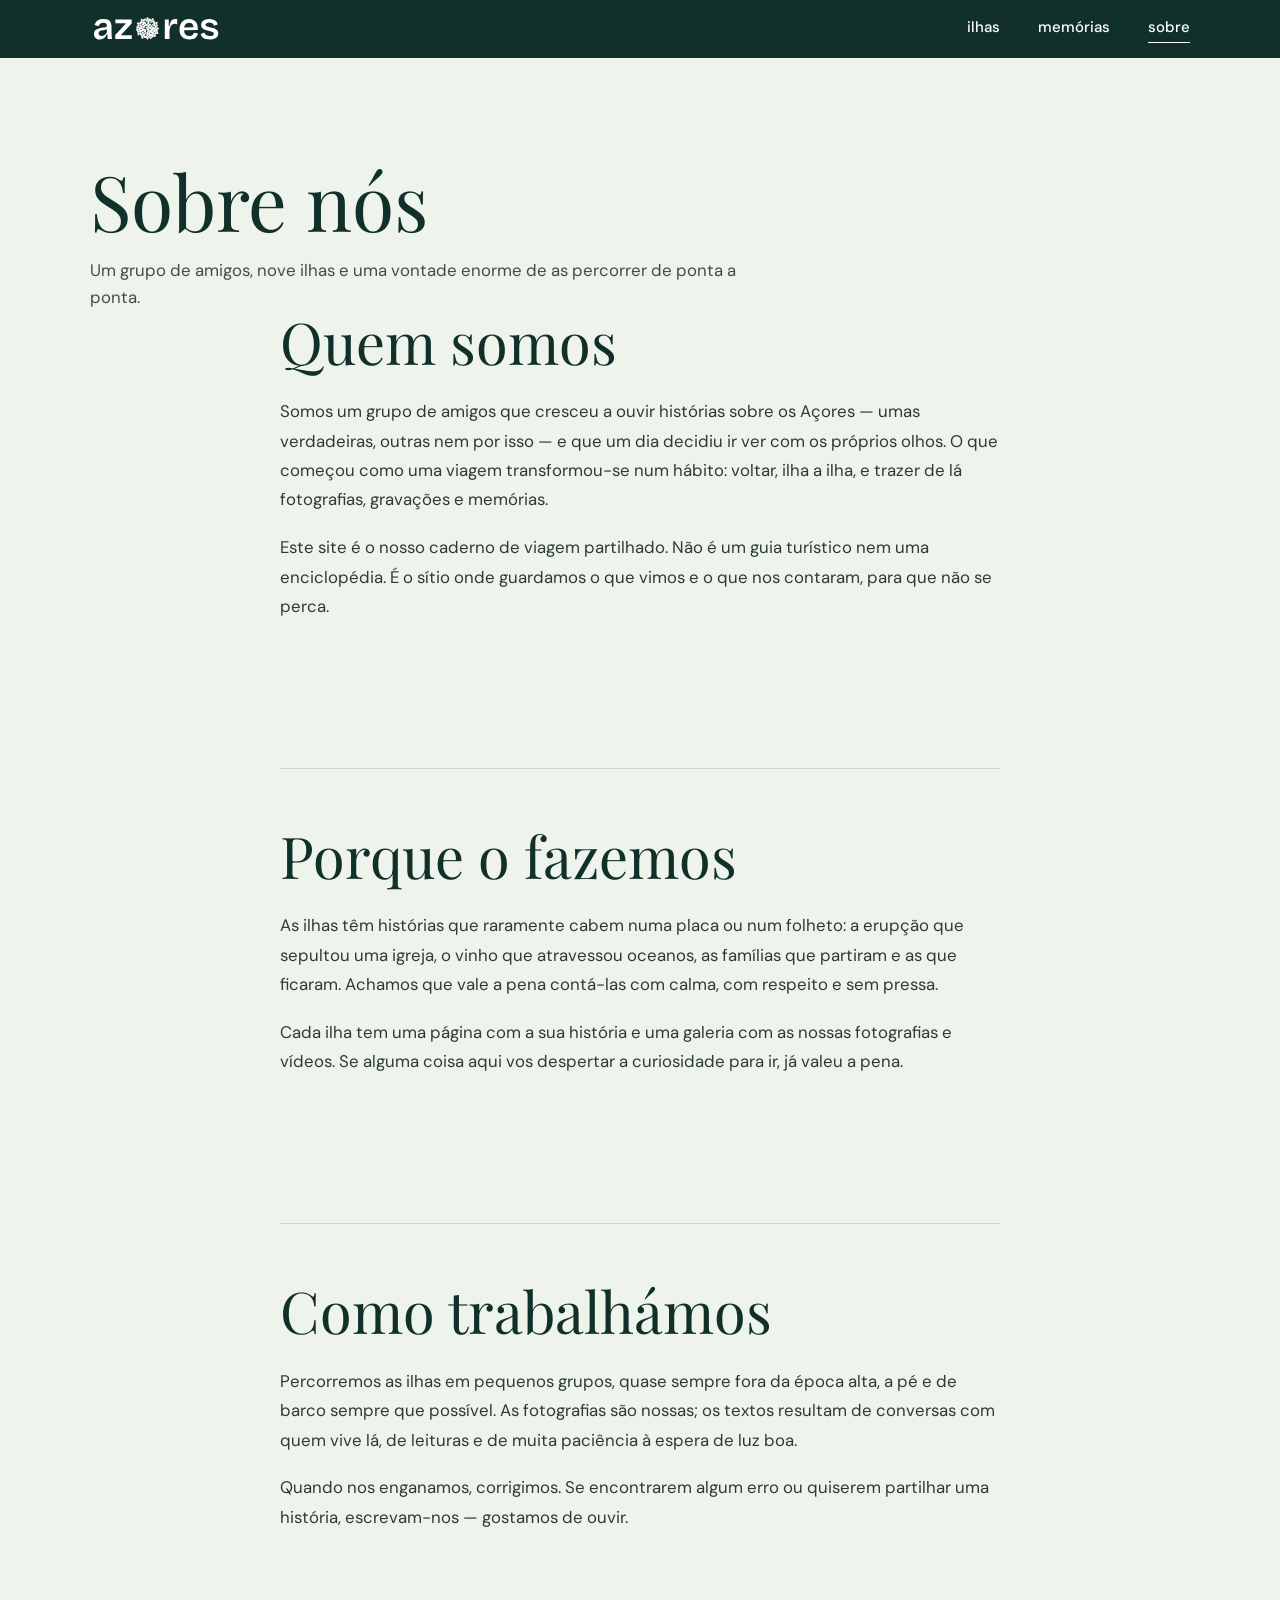
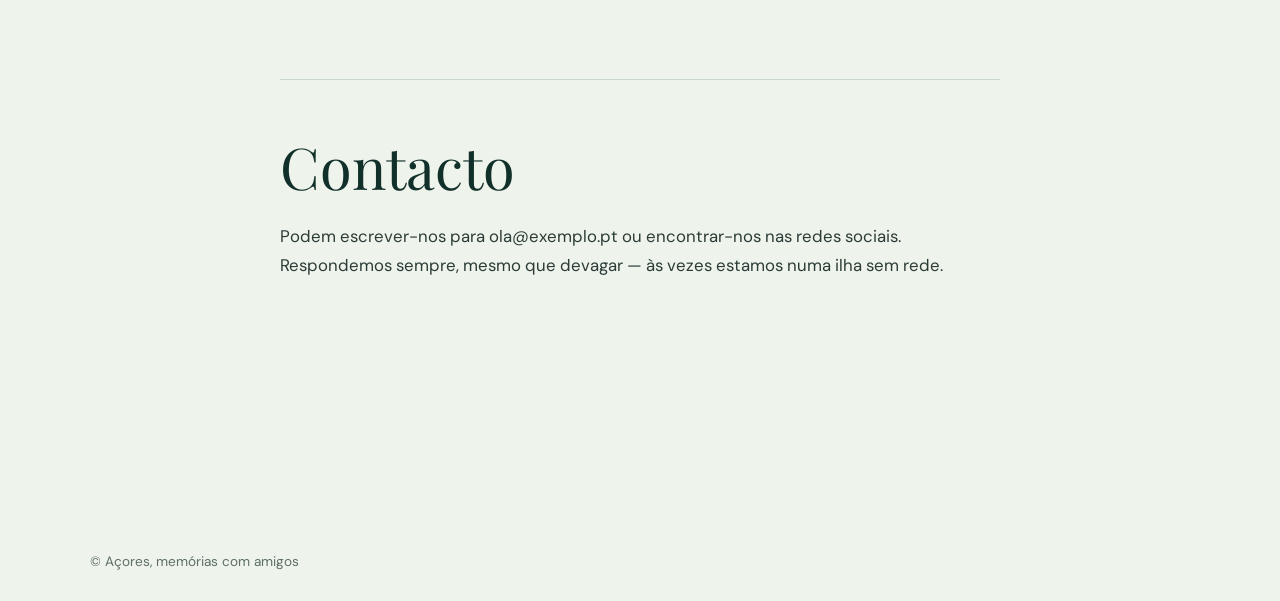
<file: about.html>
<!doctype html>
<html lang="pt">
<head>
    <meta charset="utf-8">
    <meta name="viewport" content="width=device-width, initial-scale=1">
    <meta name="description" content="Sobre nós — quem somos e porque contamos as histórias dos Açores.">
    <title>Sobre nós, Açores</title>
    <link rel="preconnect" href="https://fonts.googleapis.com">
    <link rel="preconnect" href="https://fonts.gstatic.com" crossorigin>
    <link href="https://fonts.googleapis.com/css2?family=DM+Sans:wght@400;500;600;700&family=Playfair+Display:ital,wght@0,400;0,500;1,400&display=swap" rel="stylesheet">
    <link rel="stylesheet" href="pages.css">
    <style>
        /* Estilo extra só para garantir o alinhamento correto nesta página */
        .about-content {
            max-width: 720px;
            margin: 0 auto; /* Centra o bloco na página */
            padding-bottom: 6rem;
        }
        .about-content .chapter {
            margin-bottom: 4rem;
        }
        .about-content .chapter p {
            margin-bottom: 1.2rem;
            line-height: 1.7;
        }
        .about-content .chapter h2 {
            margin-bottom: 1.5rem;
        }
    </style>
</head>
<body class="inner">
    <header class="site-header">
        <a class="wordmark" href="./index.html" aria-label="Açores, início"><img src="azores-logo-bricolage-verde-escuro.svg" alt="Açores"></a>
        <nav class="main-nav" aria-label="Navegação principal">
            <a href="./islands.html">ilhas</a>
            <a href="./memories.html">memórias</a>
            <a href="./about.html" aria-current="page">sobre</a>
        </nav>
    </header>

    <main>
        <div class="page-head">
            <h1>Sobre nós</h1>
            <p class="lead">Um grupo de amigos, nove ilhas e uma vontade enorme de as percorrer de ponta a ponta.</p>
        </div>

        <!-- Removemos o .layout e substituímos por um contentor centrado -->
        <div class="about-content">
            <article class="chapter">
                <h2>Quem somos</h2>
                <div class="story">
                    <p>Somos um grupo de amigos que cresceu a ouvir histórias sobre os Açores — umas verdadeiras, outras nem por isso — e que um dia decidiu ir ver com os próprios olhos. O que começou como uma viagem transformou-se num hábito: voltar, ilha a ilha, e trazer de lá fotografias, gravações e memórias.</p>
                    <p>Este site é o nosso caderno de viagem partilhado. Não é um guia turístico nem uma enciclopédia. É o sítio onde guardamos o que vimos e o que nos contaram, para que não se perca.</p>
                </div>
            </article>

            <article class="chapter">
                <h2>Porque o fazemos</h2>
                <div class="story">
                    <p>As ilhas têm histórias que raramente cabem numa placa ou num folheto: a erupção que sepultou uma igreja, o vinho que atravessou oceanos, as famílias que partiram e as que ficaram. Achamos que vale a pena contá-las com calma, com respeito e sem pressa.</p>
                    <p>Cada ilha tem uma página com a sua história e uma galeria com as nossas fotografias e vídeos. Se alguma coisa aqui vos despertar a curiosidade para ir, já valeu a pena.</p>
                </div>
            </article>

            <article class="chapter">
                <h2>Como trabalhámos</h2>
                <div class="story">
                    <p>Percorremos as ilhas em pequenos grupos, quase sempre fora da época alta, a pé e de barco sempre que possível. As fotografias são nossas; os textos resultam de conversas com quem vive lá, de leituras e de muita paciência à espera de luz boa.</p>
                    <p>Quando nos enganamos, corrigimos. Se encontrarem algum erro ou quiserem partilhar uma história, escrevam-nos — gostamos de ouvir.</p>
                </div>
            </article>

            <article class="chapter">
                <h2>Contacto</h2>
                <div class="story">
                    <p>Podem escrever-nos para <a href="mailto:ola@exemplo.pt">ola@exemplo.pt</a> ou encontrar-nos nas redes sociais. Respondemos sempre, mesmo que devagar — às vezes estamos numa ilha sem rede.</p>
                </div>
            </article>
        </div>
    </main>

    <footer class="site-footer">© Açores, memórias com amigos</footer>
</body>
</html>
</file>
<file: pages.css>
/* Estilos das páginas islands.html e memories.html (independente do styles.css) */
body.inner {
  --deep: #12302a; --lagoon: #1f5c6b; --moss: #4d6b2a; --sage: #d6e6b8; --mist: #eef3ec; --ink: #1b2a26;
  --serif: "Playfair Display", Georgia, serif; --sans: "DM Sans", system-ui, sans-serif;
  margin: 0; font-family: var(--sans); color: var(--ink); background: var(--mist); line-height: 1.6;
}
html { scroll-behavior: smooth; }
body.inner * { box-sizing: border-box; }
body.inner a { color: inherit; text-decoration: none; }
body.inner a:focus-visible, body.inner button:focus-visible { outline: 2px solid var(--moss); outline-offset: 3px; }
body.inner [hidden] { display: none !important; }

/* Header */
body.inner .site-header {
  position: sticky; top: 0; z-index: 20; display: flex; justify-content: space-between; align-items: center;
  padding: 14px clamp(20px, 7vw, 140px); background: var(--deep); color: #fff;
}
body.inner .wordmark img { height: 30px; display: block; filter: brightness(0) invert(1); }
body.inner .main-nav { display: flex; gap: clamp(18px, 3vw, 44px); font-weight: 500; font-size: 15px; }
body.inner .main-nav a { padding-bottom: 3px; border-bottom: 1px solid transparent; }
body.inner .main-nav a:hover, body.inner .main-nav a[aria-current] { border-color: currentColor; }
body.inner .site-header a:focus-visible { outline-color: var(--sage); }

body.inner .page-head { padding: clamp(48px, 8vw, 110px) clamp(20px, 7vw, 140px) 0; }
body.inner .page-head h1 { margin: 0; font-family: var(--serif); font-weight: 400; font-size: clamp(2.6rem, 6vw, 5rem); line-height: 1.05; color: var(--deep); }
body.inner .page-head .lead { margin: 16px 0 0; max-width: 54ch; color: #3d4f49; font-size: 1.05rem; }
body.inner .site-footer { padding: 28px clamp(20px, 7vw, 140px); font-size: .85rem; color: #5d6f68; }

/* Islands */
body.inner .layout { display: grid; grid-template-columns: 210px minmax(0, 1fr); gap: clamp(32px, 6vw, 96px); padding: clamp(32px, 5vw, 64px) clamp(20px, 7vw, 140px) 0; }
body.inner .island-nav { position: sticky; top: 84px; align-self: start; }
body.inner .island-nav h2 { margin: 22px 0 6px; font: 500 .9rem var(--sans); color: var(--lagoon); }
body.inner .island-nav h2:first-child { margin-top: 0; }
body.inner .island-nav a { display: block; padding: 5px 0 5px 12px; border-left: 2px solid #c9d6d0; font-family: var(--serif); font-size: 1.15rem; color: var(--deep); transition: border-color .2s, color .2s; }
body.inner .island-nav a:hover { color: var(--moss); }
body.inner .island-nav a.on { border-color: var(--moss); color: var(--moss); }

body.inner .chapter { padding: 56px 0 64px; border-top: 1px solid #c9d6d0; scroll-margin-top: 70px; }
body.inner .chapter:first-child { border-top: 0; padding-top: 0; }
body.inner .chapter h2 { margin: 0; font-family: var(--serif); font-weight: 400; font-size: clamp(2.2rem, 4.5vw, 3.6rem); line-height: 1.05; color: var(--deep); }
body.inner .chapter .nick { margin: 8px 0 0; color: var(--lagoon); font-weight: 500; }
body.inner .facts { display: flex; gap: 36px; margin: 22px 0 0; }
body.inner .facts dt { font-size: .85rem; color: #6a7c75; }
body.inner .facts dd { margin: 0; font-family: var(--serif); font-size: 1.25rem; color: var(--deep); }
body.inner .story { margin-top: 26px; }
body.inner .story p { margin: 0 0 1.1em; max-width: 62ch; font-size: 1.05rem; line-height: 1.75; color: #2b3b36; }
body.inner .shots { display: grid; grid-template-columns: repeat(3, 1fr); gap: 10px; margin-top: 28px; }
body.inner .shots:empty, body.inner .shots:not(:has(a:not([hidden]))) { display: none; }
body.inner .shots a { display: block; border-radius: 8px; overflow: hidden; background: #c9d9d3; aspect-ratio: 4 / 3; }
body.inner .shots img { width: 100%; height: 100%; object-fit: cover; display: block; transition: opacity .2s; }
body.inner .shots a:hover img { opacity: .85; }
body.inner .diary-link { display: inline-block; margin-top: 20px; font-weight: 500; color: var(--deep); border-bottom: 1px solid currentColor; padding-bottom: 2px; }
body.inner .diary-link:hover { color: var(--moss); }

/* Memories (galeria de fotos e vídeos) */
body.inner .filters { display: flex; flex-wrap: wrap; gap: 8px; margin-top: 24px; }
body.inner .filters + .filters { margin-top: 10px; }
body.inner .filters:empty { display: none; }
body.inner .filters button { font: 500 14px var(--sans); padding: 8px 16px; border-radius: 999px; border: 1px solid #b9c9c2; background: transparent; color: var(--deep); cursor: pointer; }
body.inner .filters button[aria-pressed="true"] { background: var(--moss); border-color: var(--moss); color: #fff; }
body.inner .gallery { columns: 3 260px; column-gap: 14px; padding: clamp(28px, 4vw, 48px) clamp(20px, 7vw, 140px) 0; }
body.inner .tile { position: relative; display: block; width: 100%; margin: 0 0 14px; padding: 0; border: 0; border-radius: 8px; overflow: hidden; background: #c9d9d3; cursor: pointer; break-inside: avoid; }
body.inner .tile:not(.ready) { aspect-ratio: 4 / 3; }
body.inner .tile img, body.inner .tile video { display: block; width: 100%; height: auto; }
body.inner .tile .badge { position: absolute; top: 10px; left: 10px; padding: 3px 10px; border-radius: 999px; background: rgba(10,28,22,.75); color: #fff; font: 500 12px var(--sans); }
body.inner .tile .cap { position: absolute; inset: auto 0 0 0; padding: 36px 14px 12px; background: linear-gradient(transparent, rgba(10,28,22,.78)); color: #fff; text-align: left; font: 500 15px var(--sans); opacity: 0; transition: opacity .25s; }
body.inner .tile .cap small { display: block; font-weight: 400; font-size: 13px; opacity: .85; }
body.inner .tile:hover .cap, body.inner .tile:focus-visible .cap { opacity: 1; }
@media (hover: none) { body.inner .tile .cap { opacity: 1; } }
body.inner .empty { padding: 40px clamp(20px, 7vw, 140px); color: #5d6f68; }

body.inner dialog { border: 0; padding: 0; background: transparent; max-width: min(94vw, 1100px); color: #fff; overflow: visible; }
body.inner dialog::backdrop { background: rgba(10,28,22,.9); }
body.inner dialog img, body.inner dialog video { display: block; max-width: 100%; max-height: 78vh; margin: 0 auto; border-radius: 4px; background: #000; }
body.inner .lb-bar { display: flex; justify-content: space-between; align-items: center; gap: 12px; margin-top: 14px; }
body.inner .lb-bar button { font: 500 14px var(--sans); padding: 8px 16px; border-radius: 999px; border: 1px solid var(--sage); background: transparent; color: var(--sage); cursor: pointer; }
body.inner .lb-bar button:hover { background: var(--sage); color: var(--deep); }

@media (max-width: 900px) {
  body.inner .layout { grid-template-columns: 1fr; }
  body.inner .island-nav { position: static; display: flex; flex-wrap: wrap; gap: 8px; }
  body.inner .island-nav h2 { display: none; }
  body.inner .island-nav a { border: 1px solid #b9c9c2; border-radius: 999px; padding: 6px 14px; font: 500 14px var(--sans); }
  body.inner .island-nav a.on { background: var(--moss); border-color: var(--moss); color: #fff; }
}
@media (max-width: 560px) { body.inner .shots { grid-template-columns: 1fr 1fr; } }
@media (prefers-reduced-motion: reduce) { html { scroll-behavior: auto; } }
</file>
